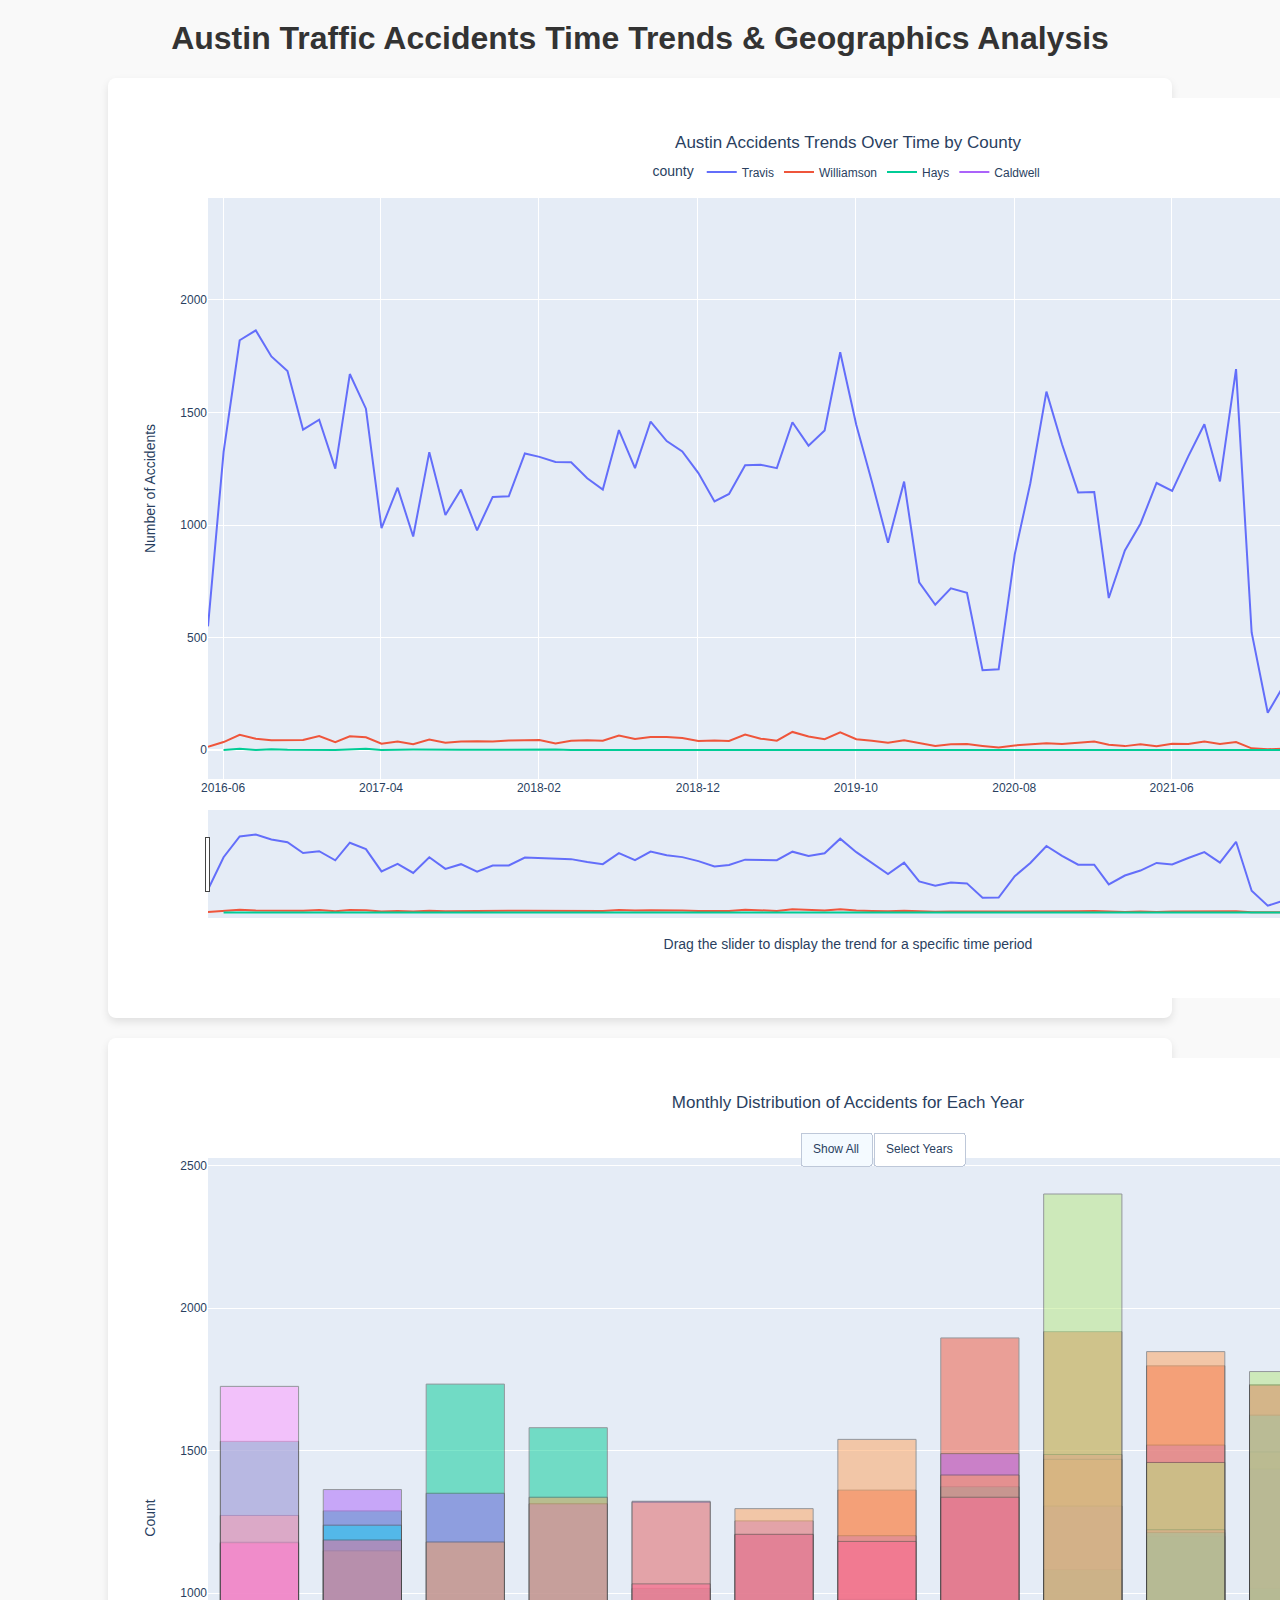
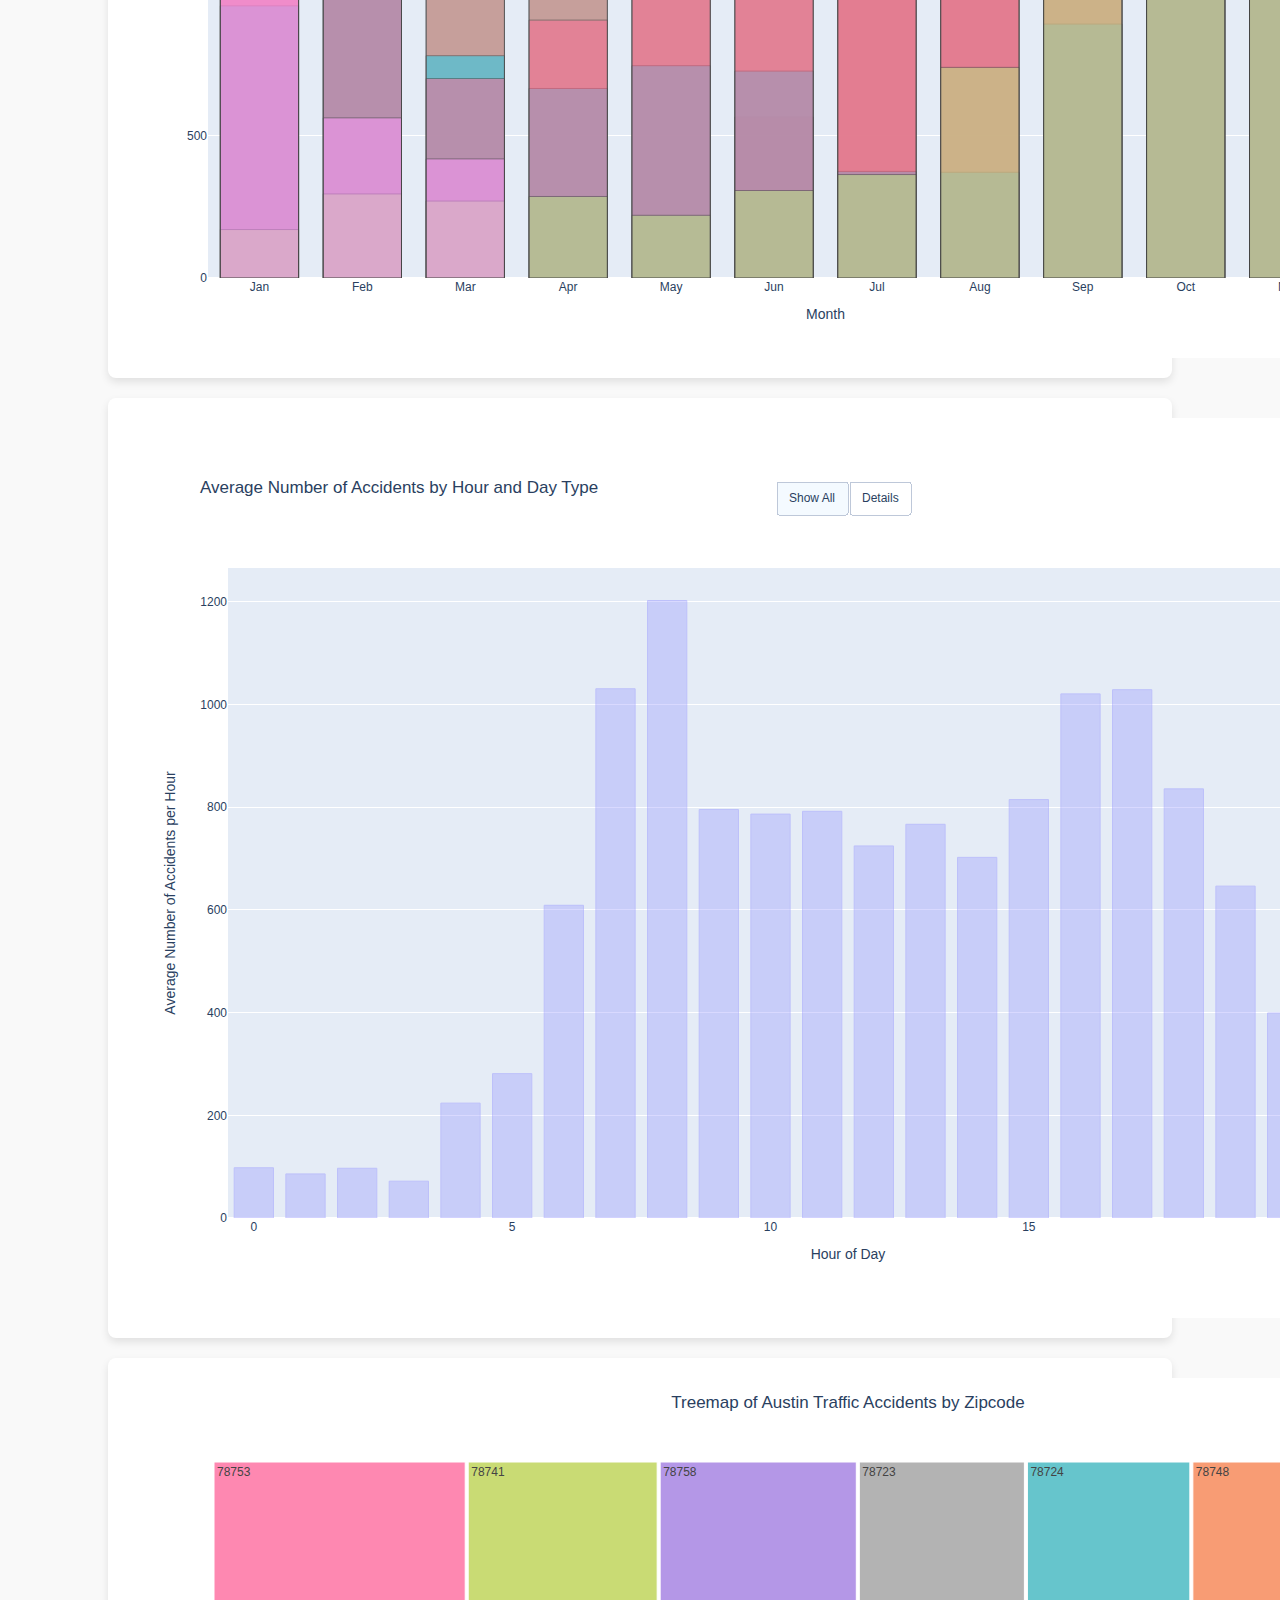
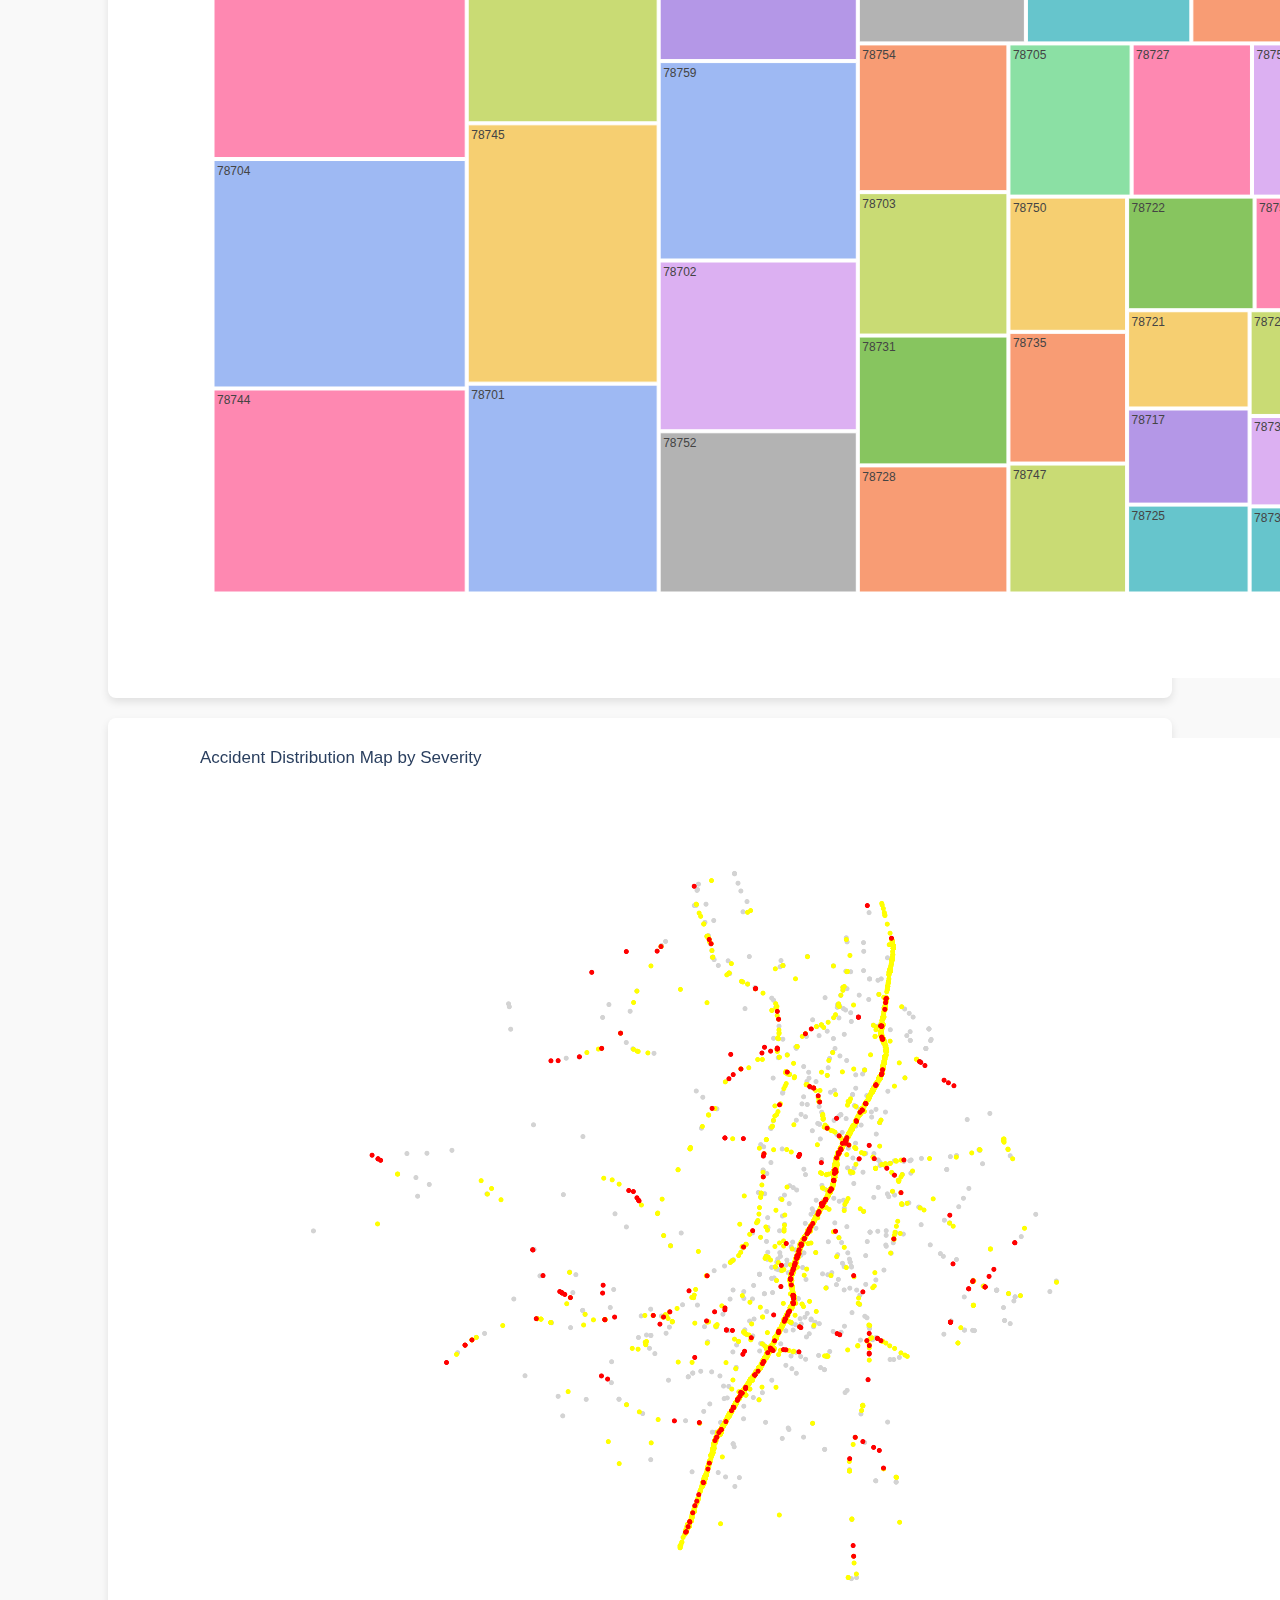
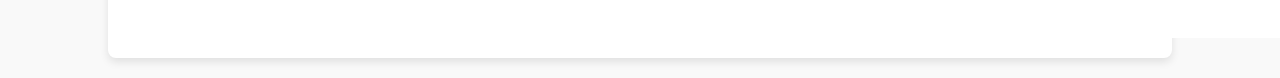
<file: demo.html>
<!DOCTYPE html>
<html lang="en">
<head>
    <meta charset="UTF-8">
    <meta http-equiv="X-UA-Compatible" content="IE=edge">
    <meta name="viewport" content="width=device-width, initial-scale=1.0">
    <title>Interactive Plots</title>
    <link rel="stylesheet" href="styles.css"> <!-- Link to a CSS file for custom styles -->
    <script src="https://cdn.plot.ly/plotly-latest.min.js"></script> <!-- Load Plotly JS -->
</head>
<body>

    <!-- Page Title -->
    <h1>Austin Traffic Accidents Time Trends & Geographics Analysis</h1>

    <!-- Containers for each plot -->
    <div id="plot1"></div>
    <div id="plot2"></div>
    <div id="plot3"></div>
    <div id="plot4"></div>
    <!-- <div id="plot5"></div> -->
    <div id="plot6"></div>

    <script src="plots.js"></script> <!-- Link to a JS file that loads and renders the plots -->
</body>
</html>
</file>
<file: styles.css>
/* Basic reset for body */
body {
    font-family: Arial, sans-serif;
    margin: 0;
    padding: 0;
    background-color: #f9f9f9;
}

/* Container styles for the plots */
#plot1, #plot2, #plot3, #plot4, #plot5, #plot6 {
    width: 80%;         /* Make the plots take up 80% of the width of the screen */
    margin: 20px auto;  /* Center the plots horizontally and add some vertical margin */
    padding: 20px;      /* Add padding inside the plot containers */
    background-color: white; /* Set a white background for plot containers */
    border-radius: 8px; /* Rounded corners for the plot containers */
    box-shadow: 0 4px 8px rgba(0, 0, 0, 0.1); /* Add a subtle shadow to give a 3D effect */
}

/* Header style */
h1, h2, h3, h4, h5, h6 {
    color: #333; /* Dark gray color for all headings */
    text-align: center; /* Center-align all headings */
    margin-top: 20px; /* Add space above all headings */
}

/* Button styling if you add any buttons */
button {
    padding: 10px 20px;
    margin: 10px;
    border: none;
    background-color: #007bff; /* Blue background */
    color: white;
    font-size: 16px;
    border-radius: 5px;
    cursor: pointer;
}

button:hover {
    background-color: #0056b3; /* Darker blue on hover */
}
</file>
